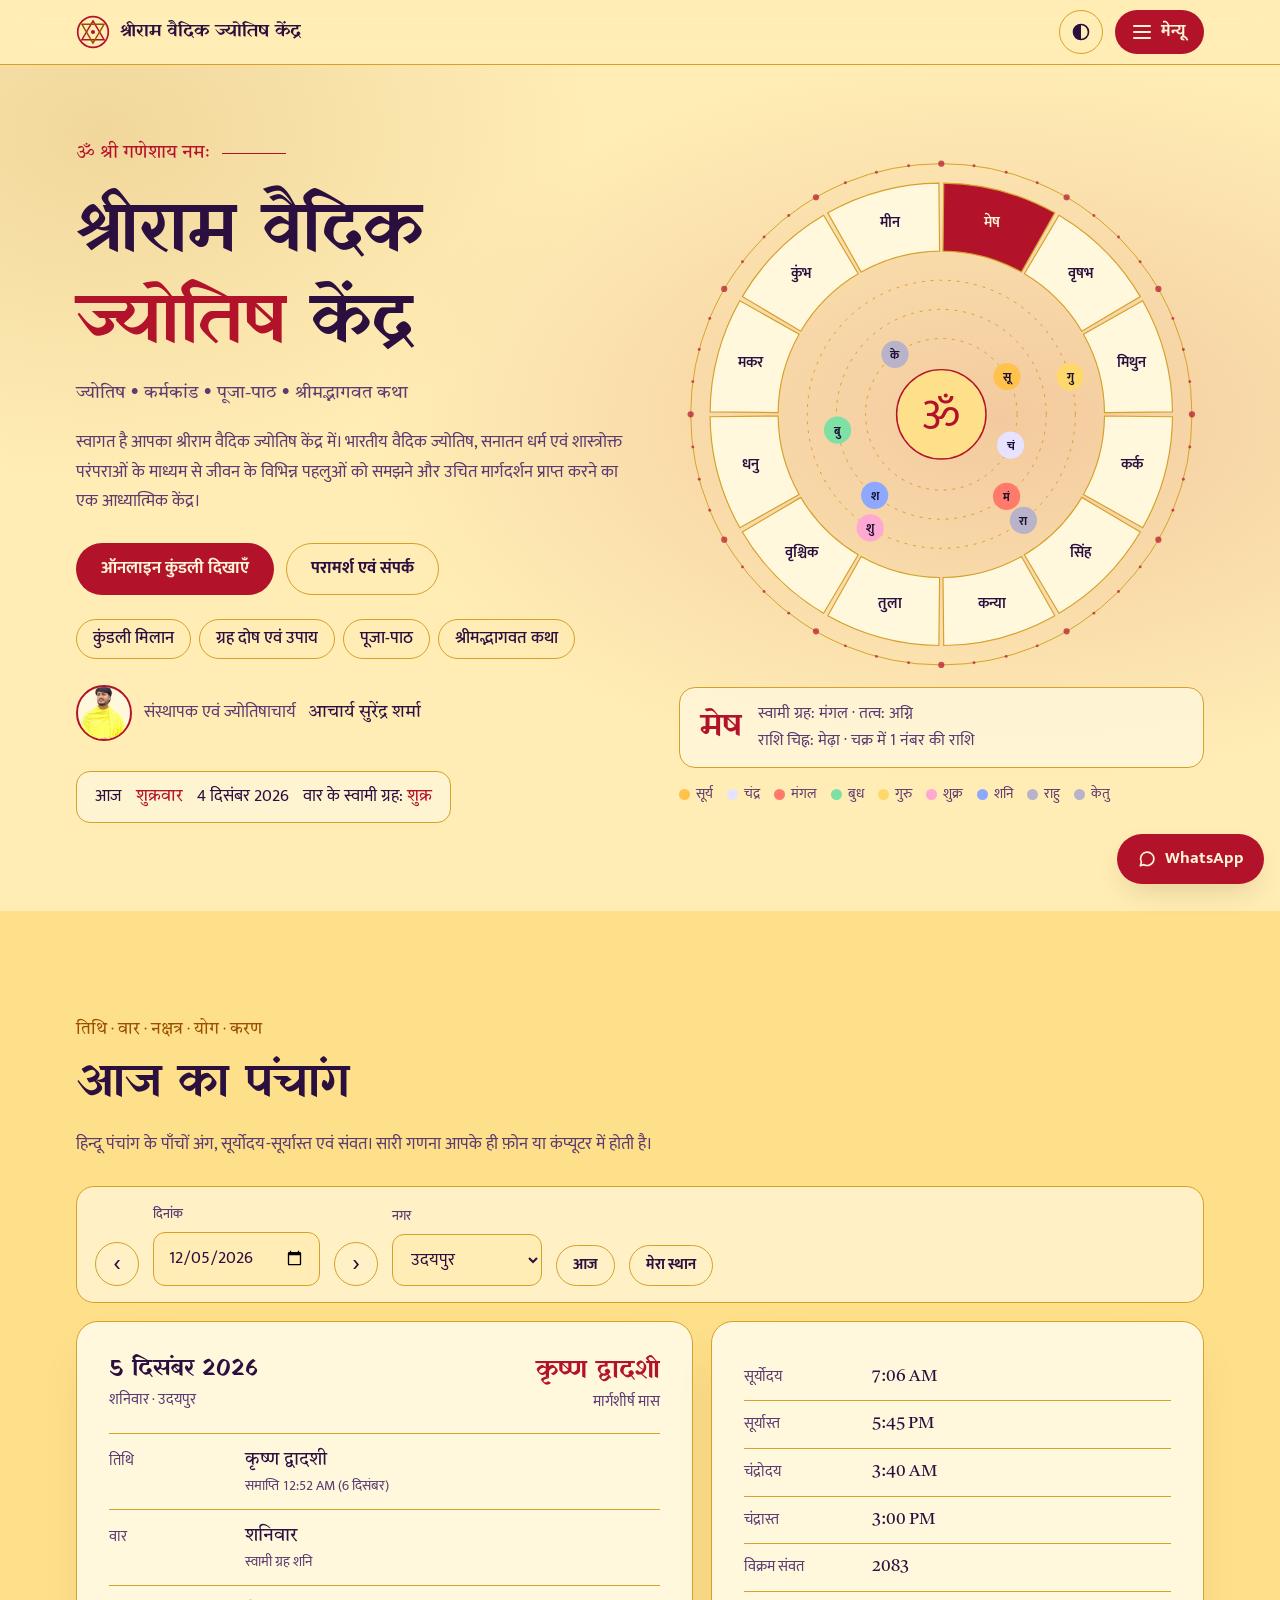
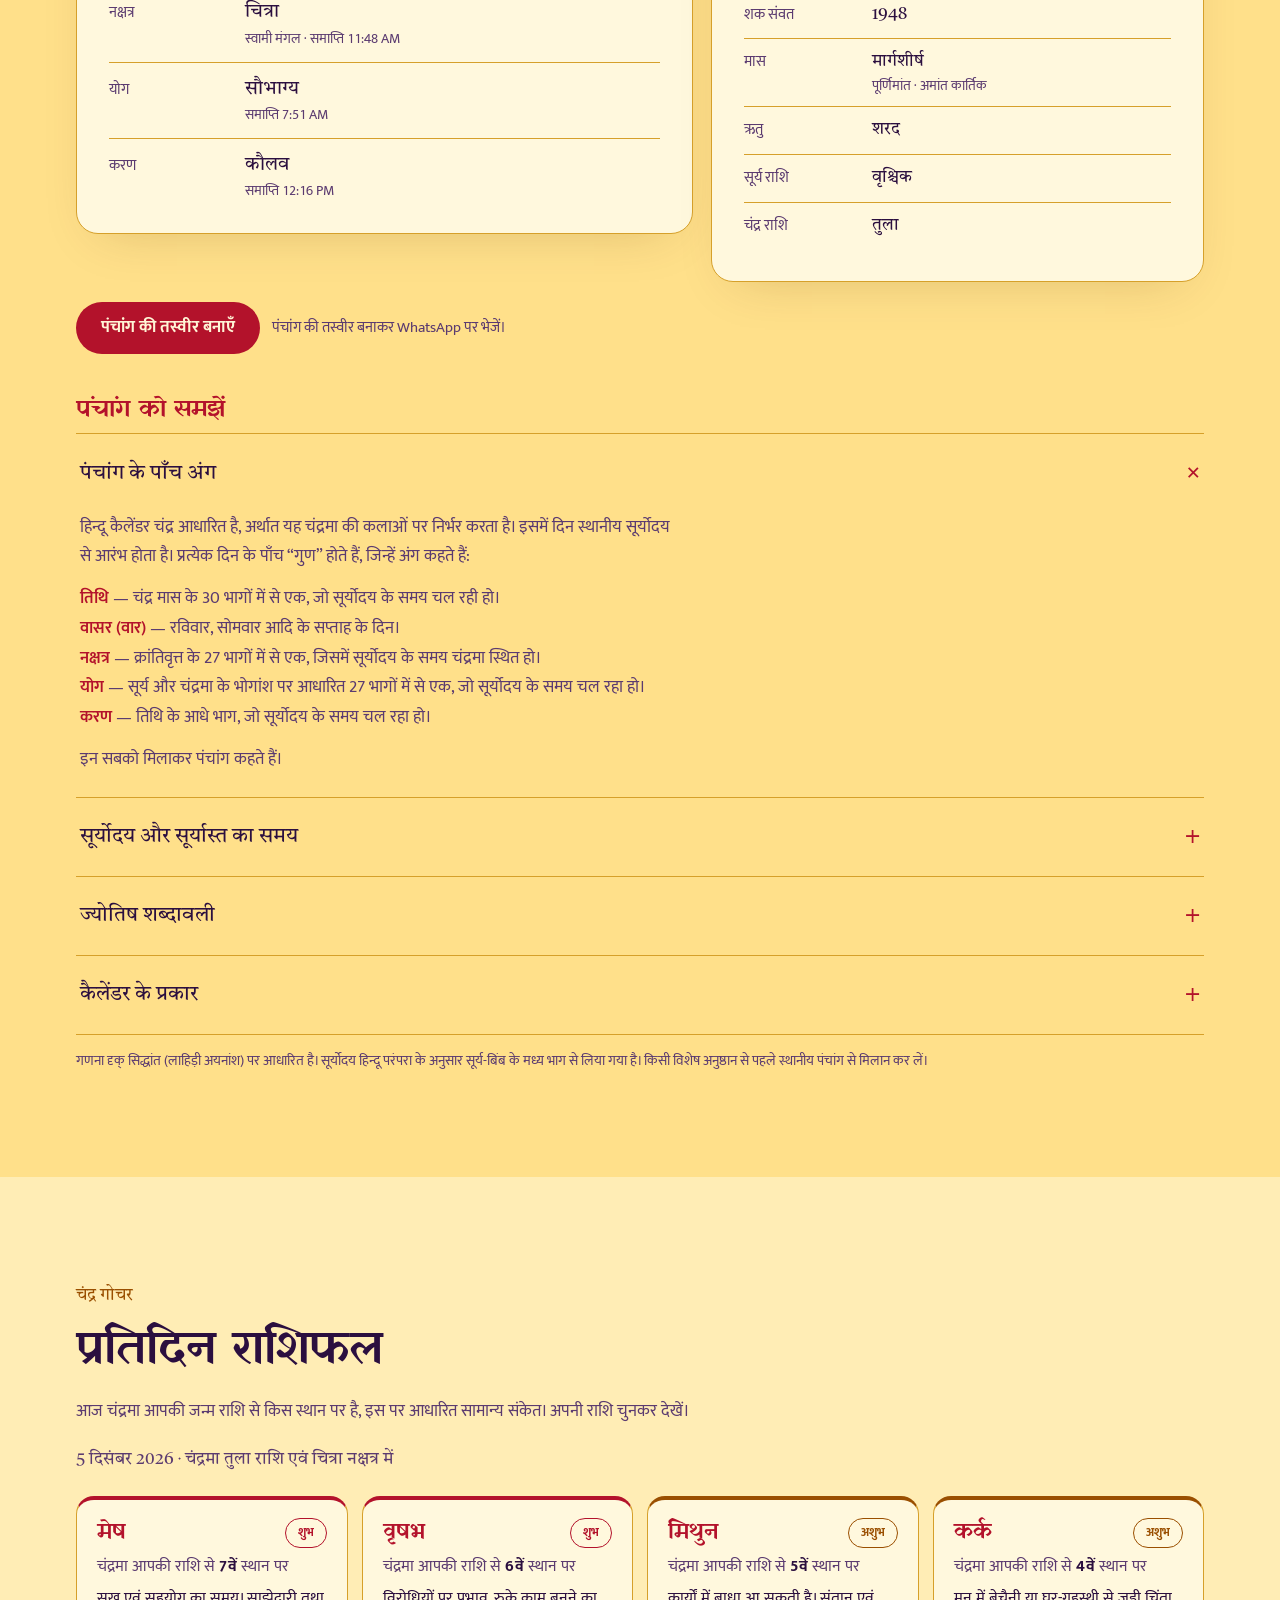
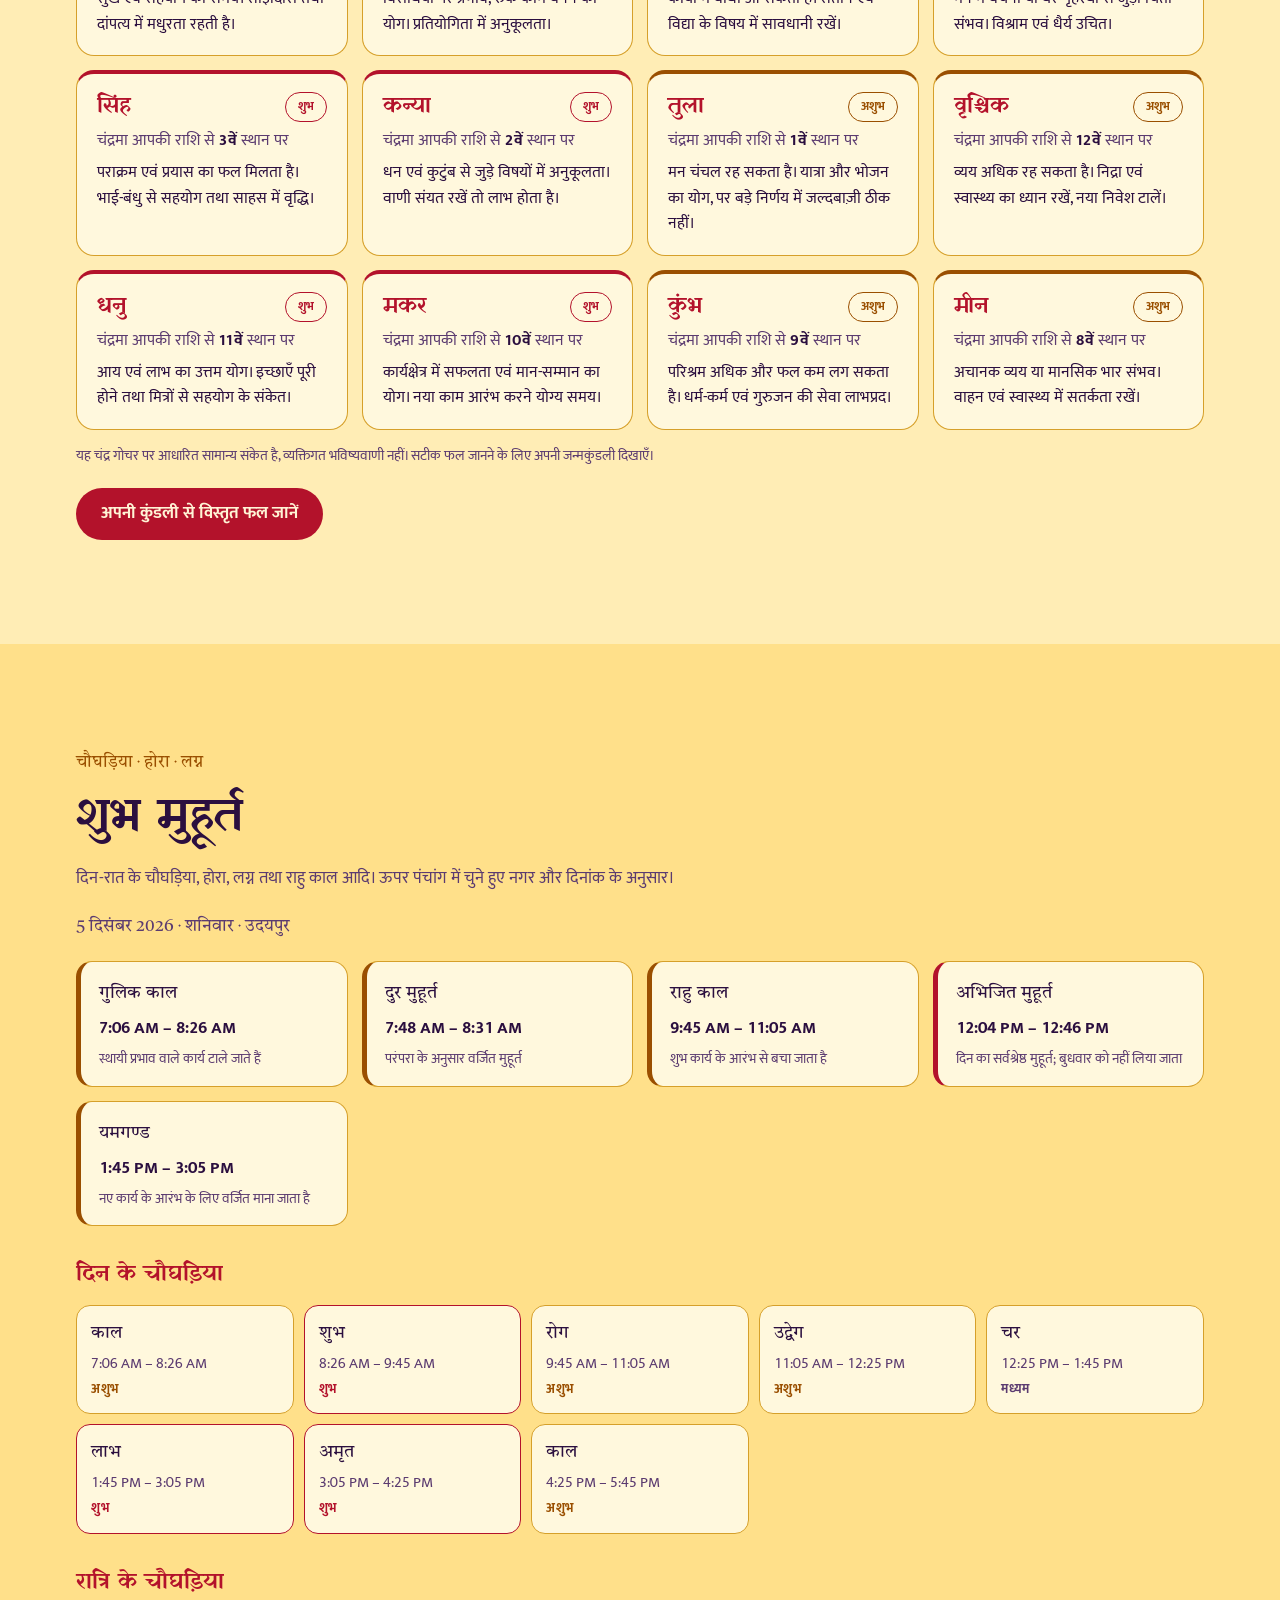
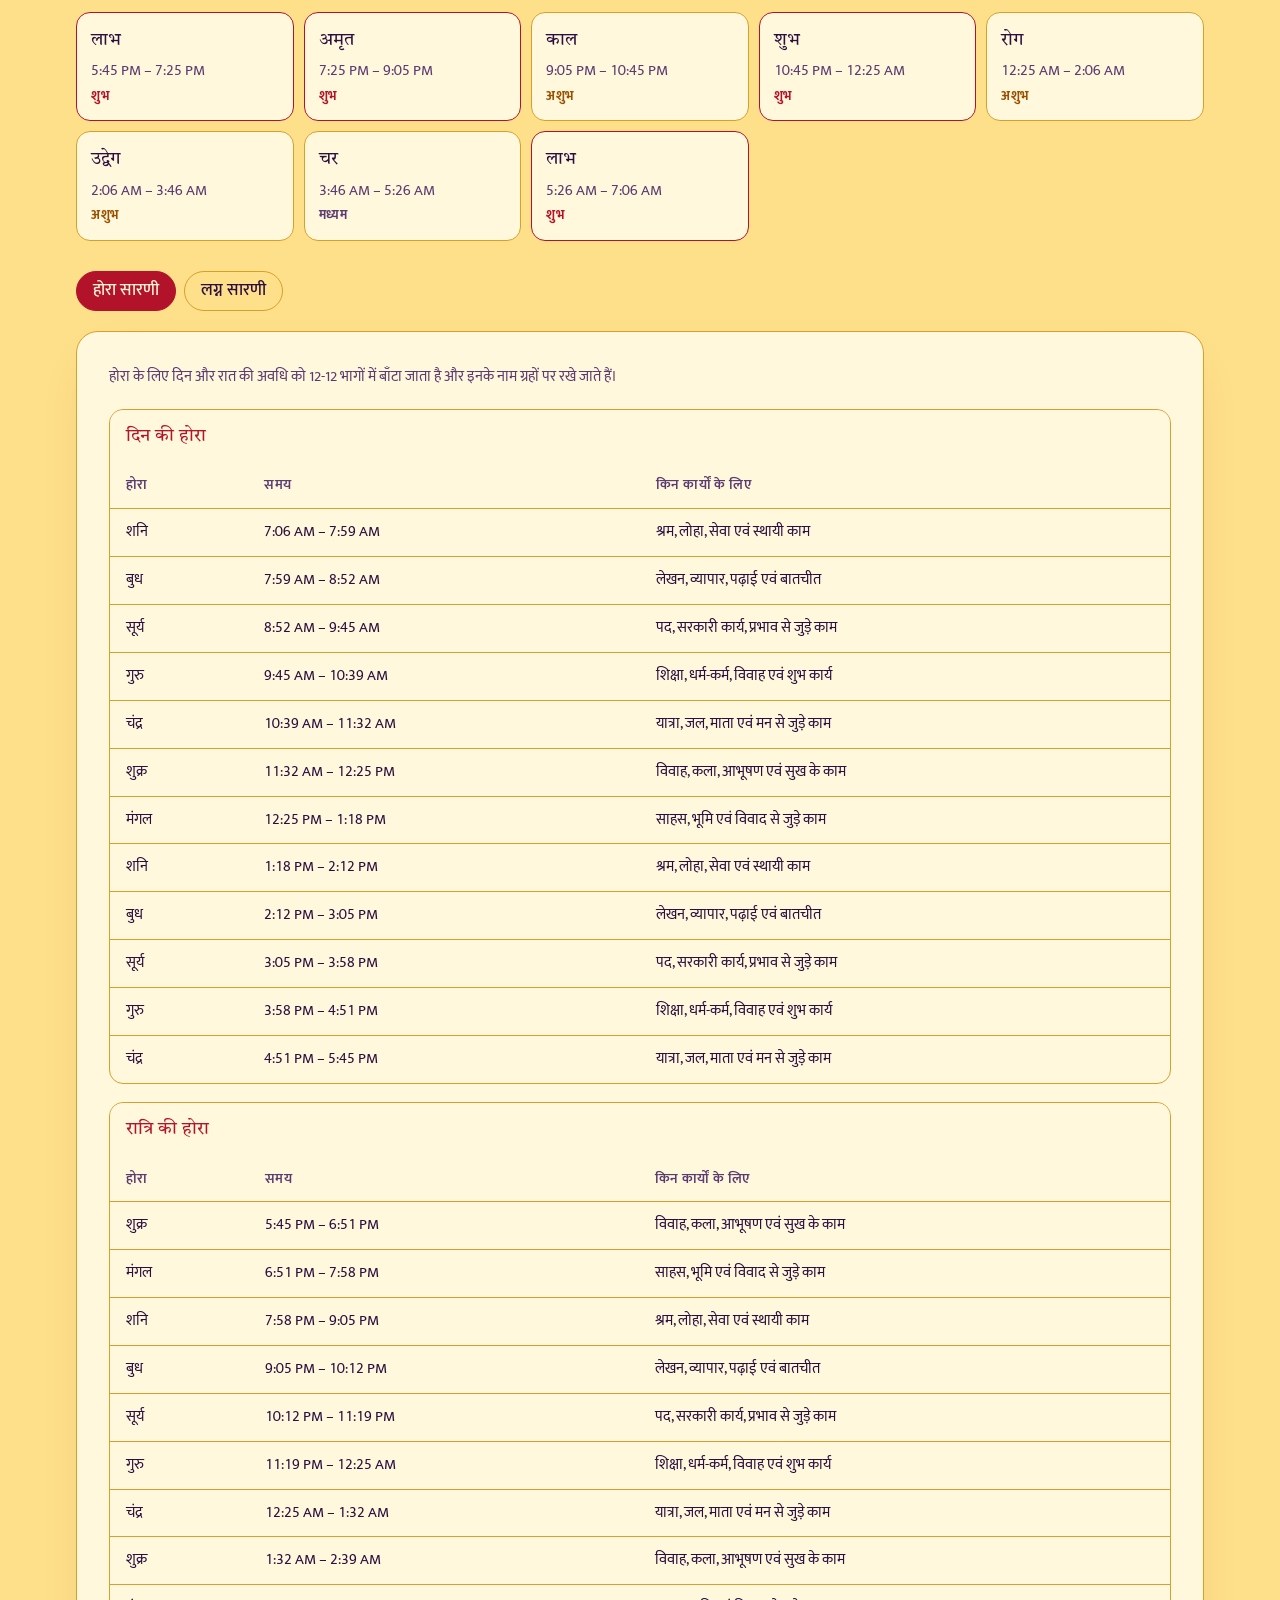
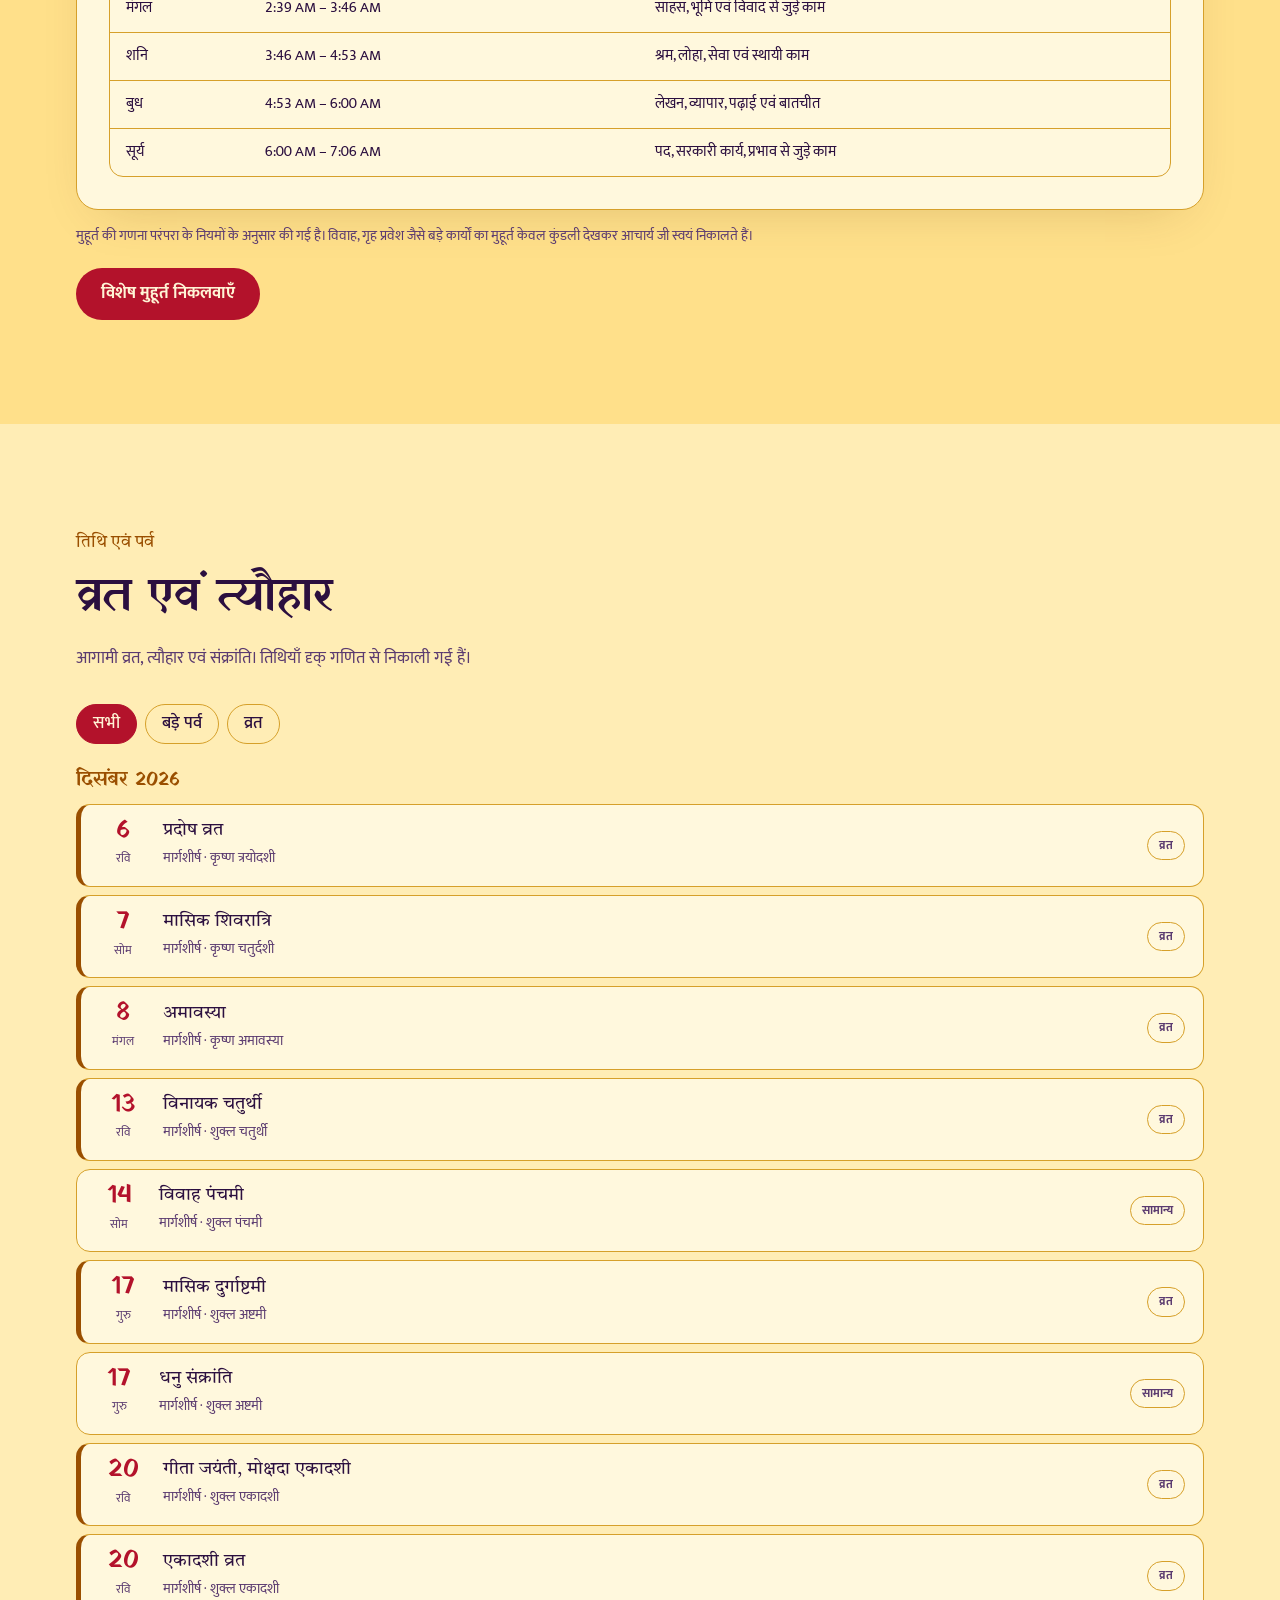
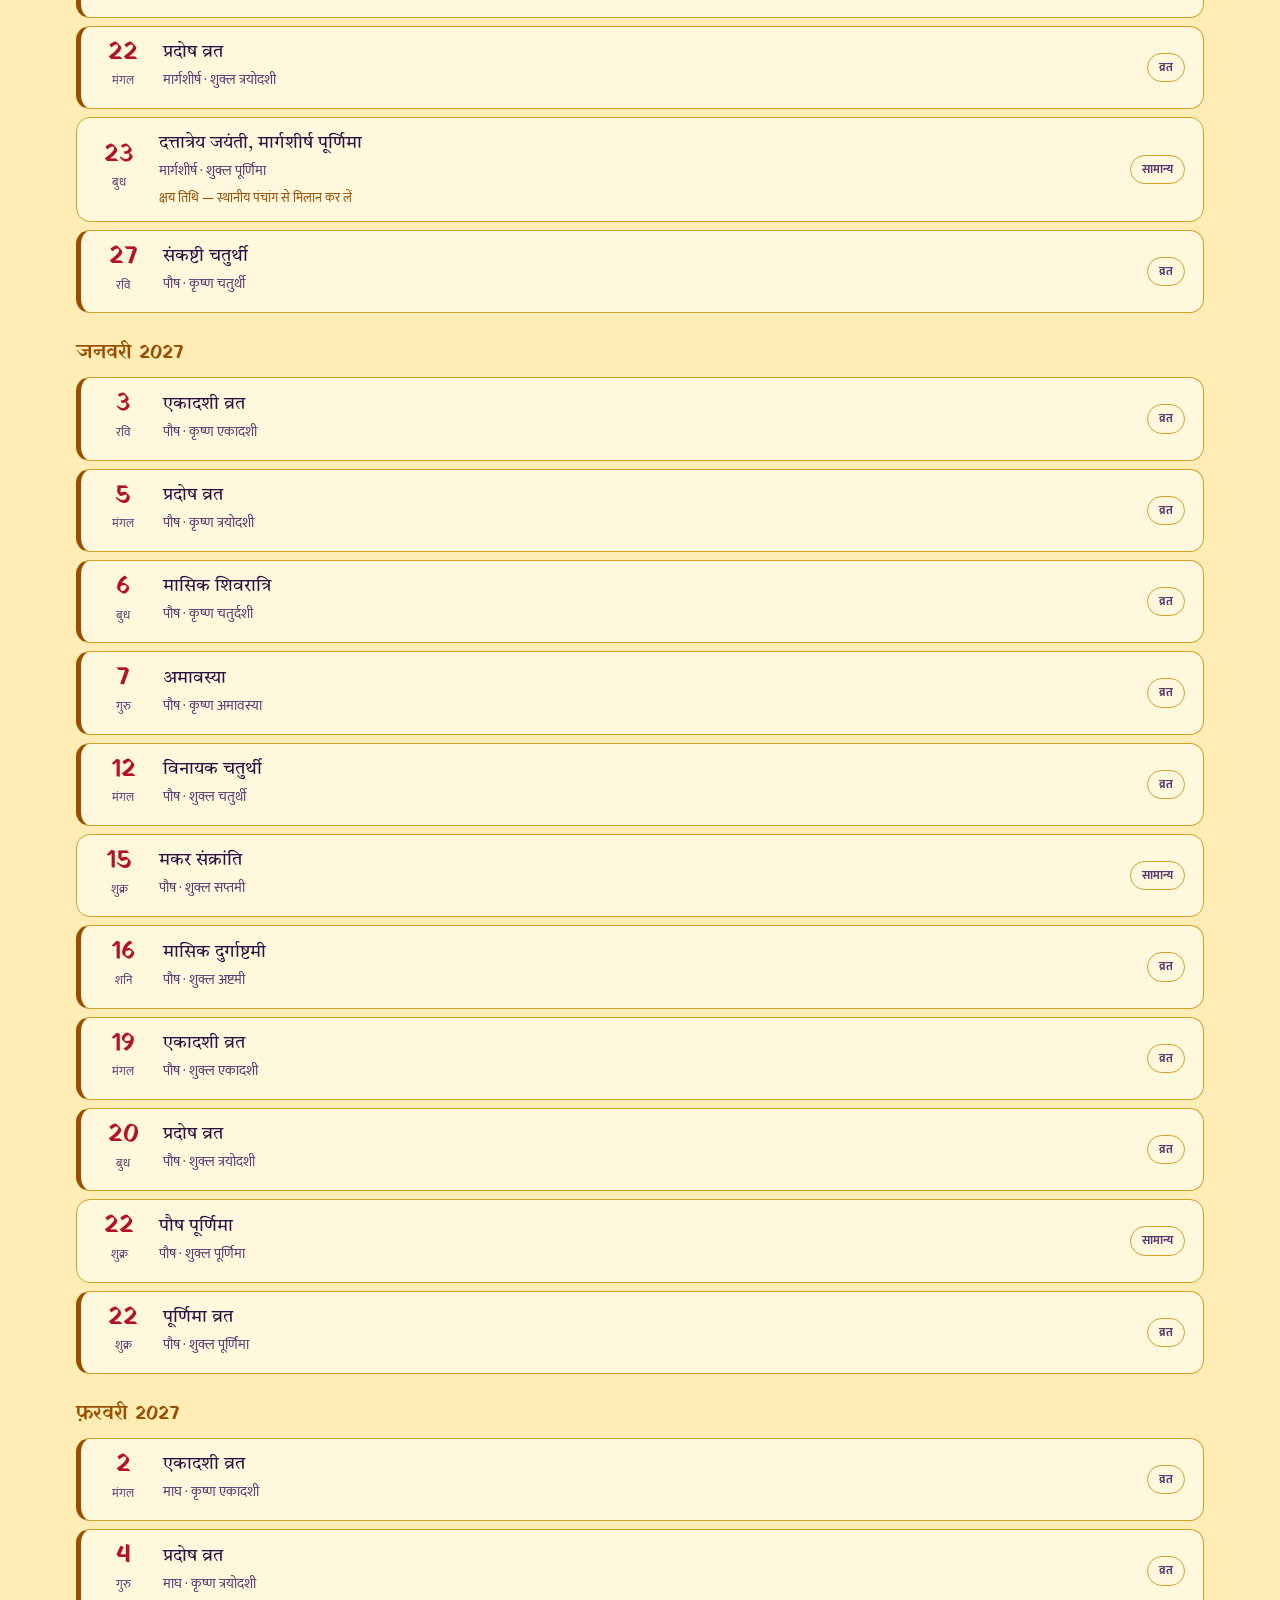
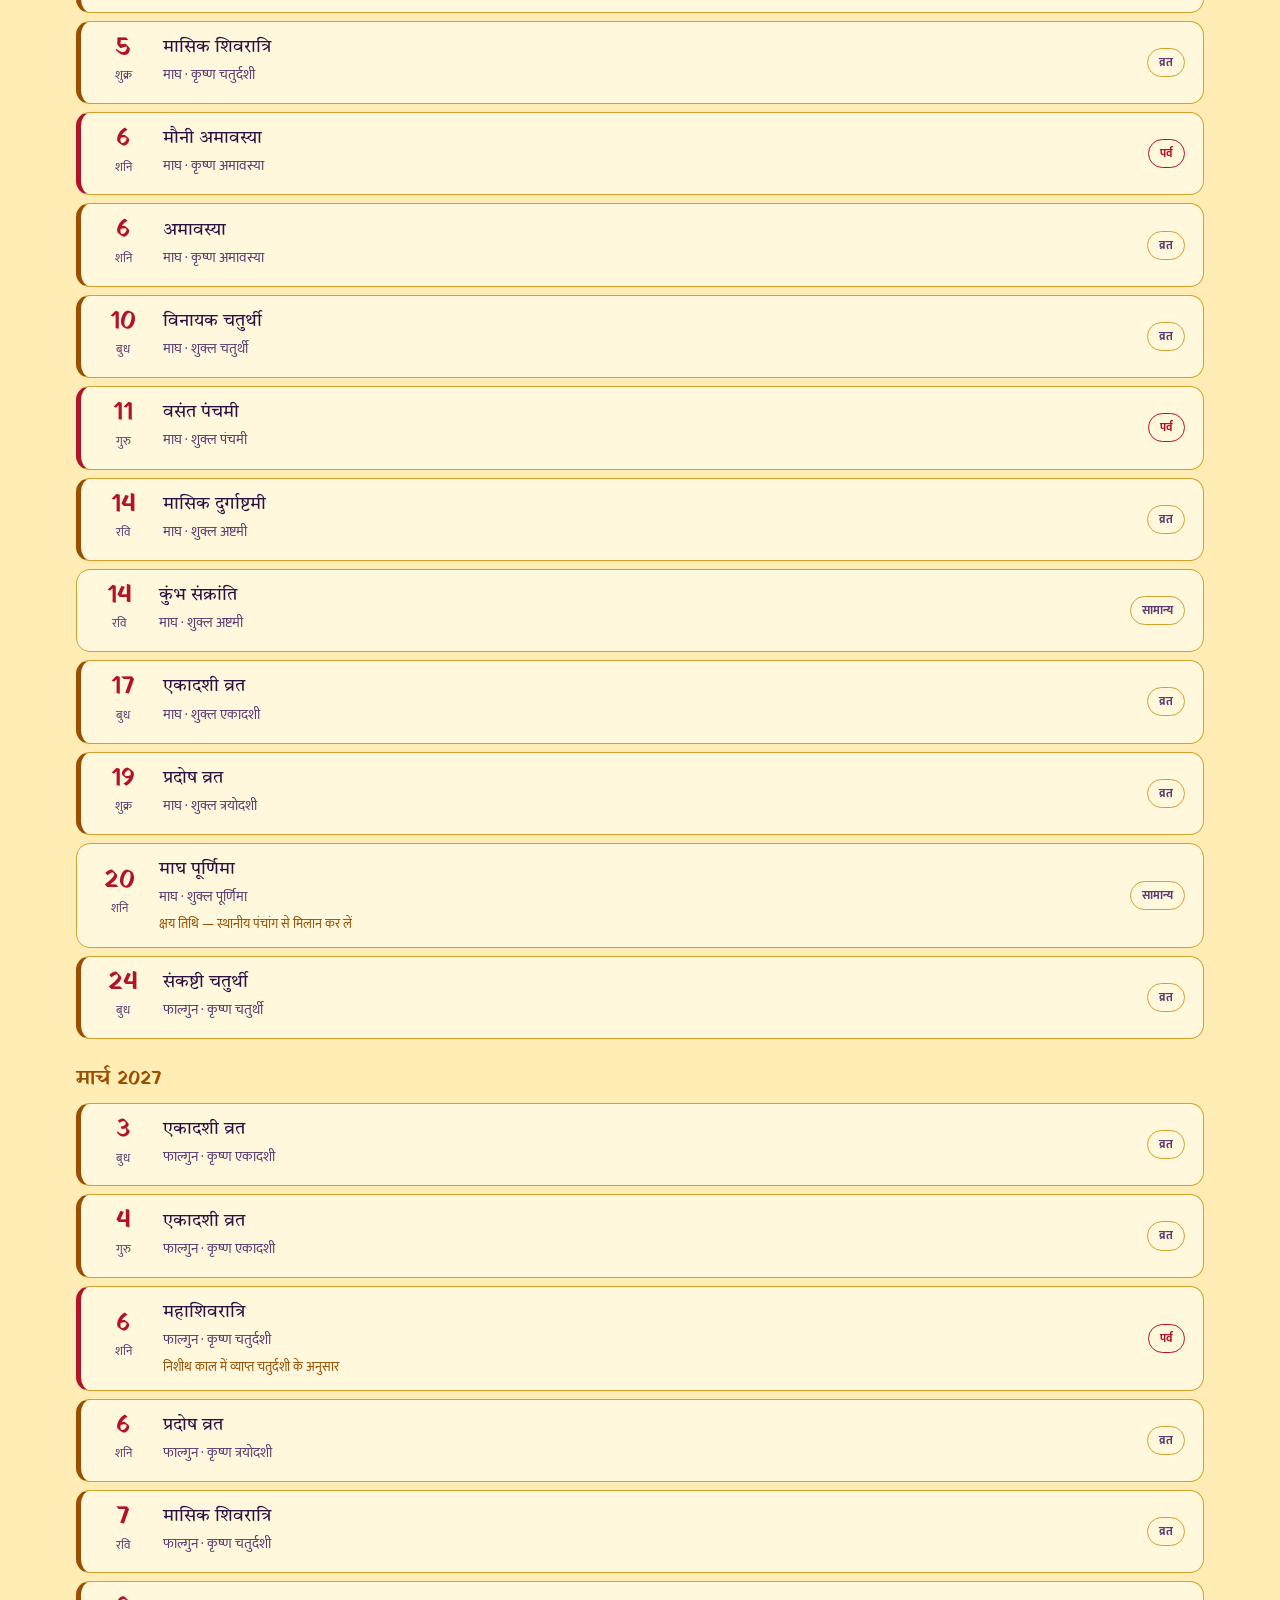
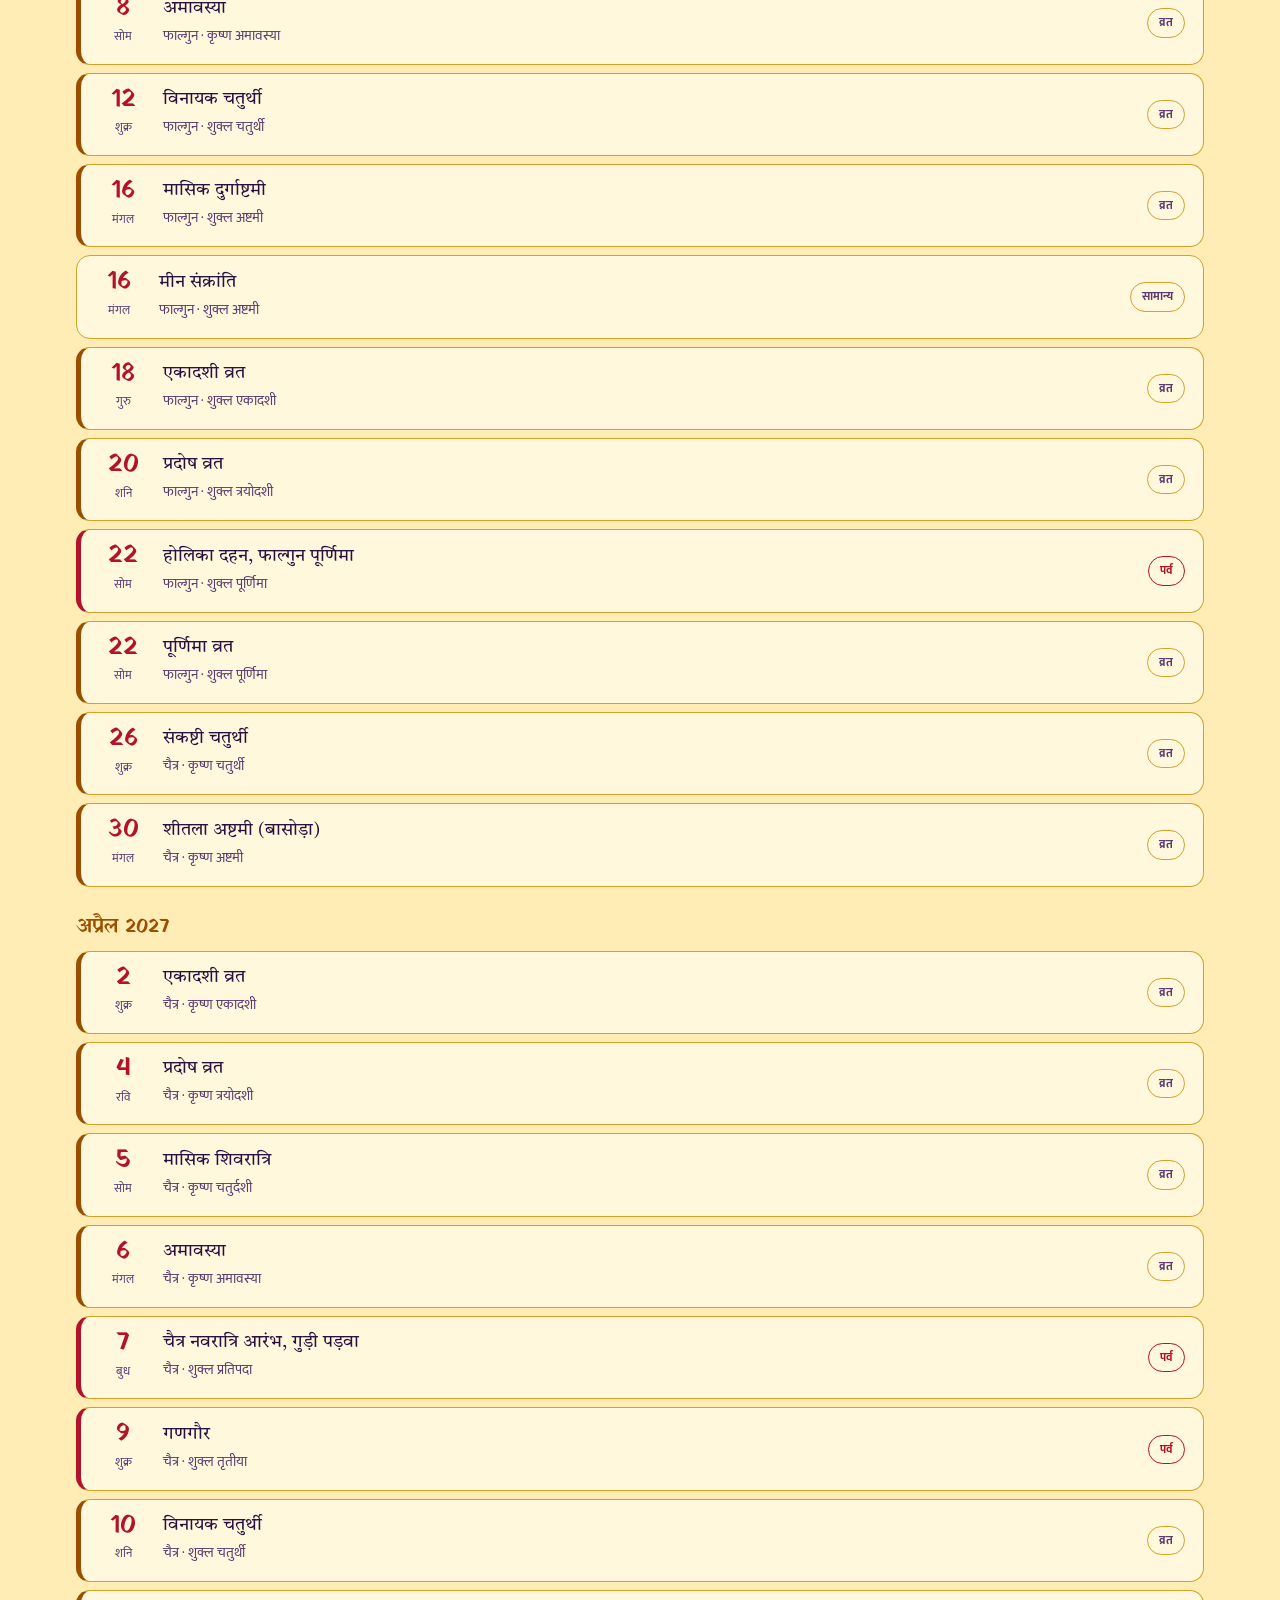
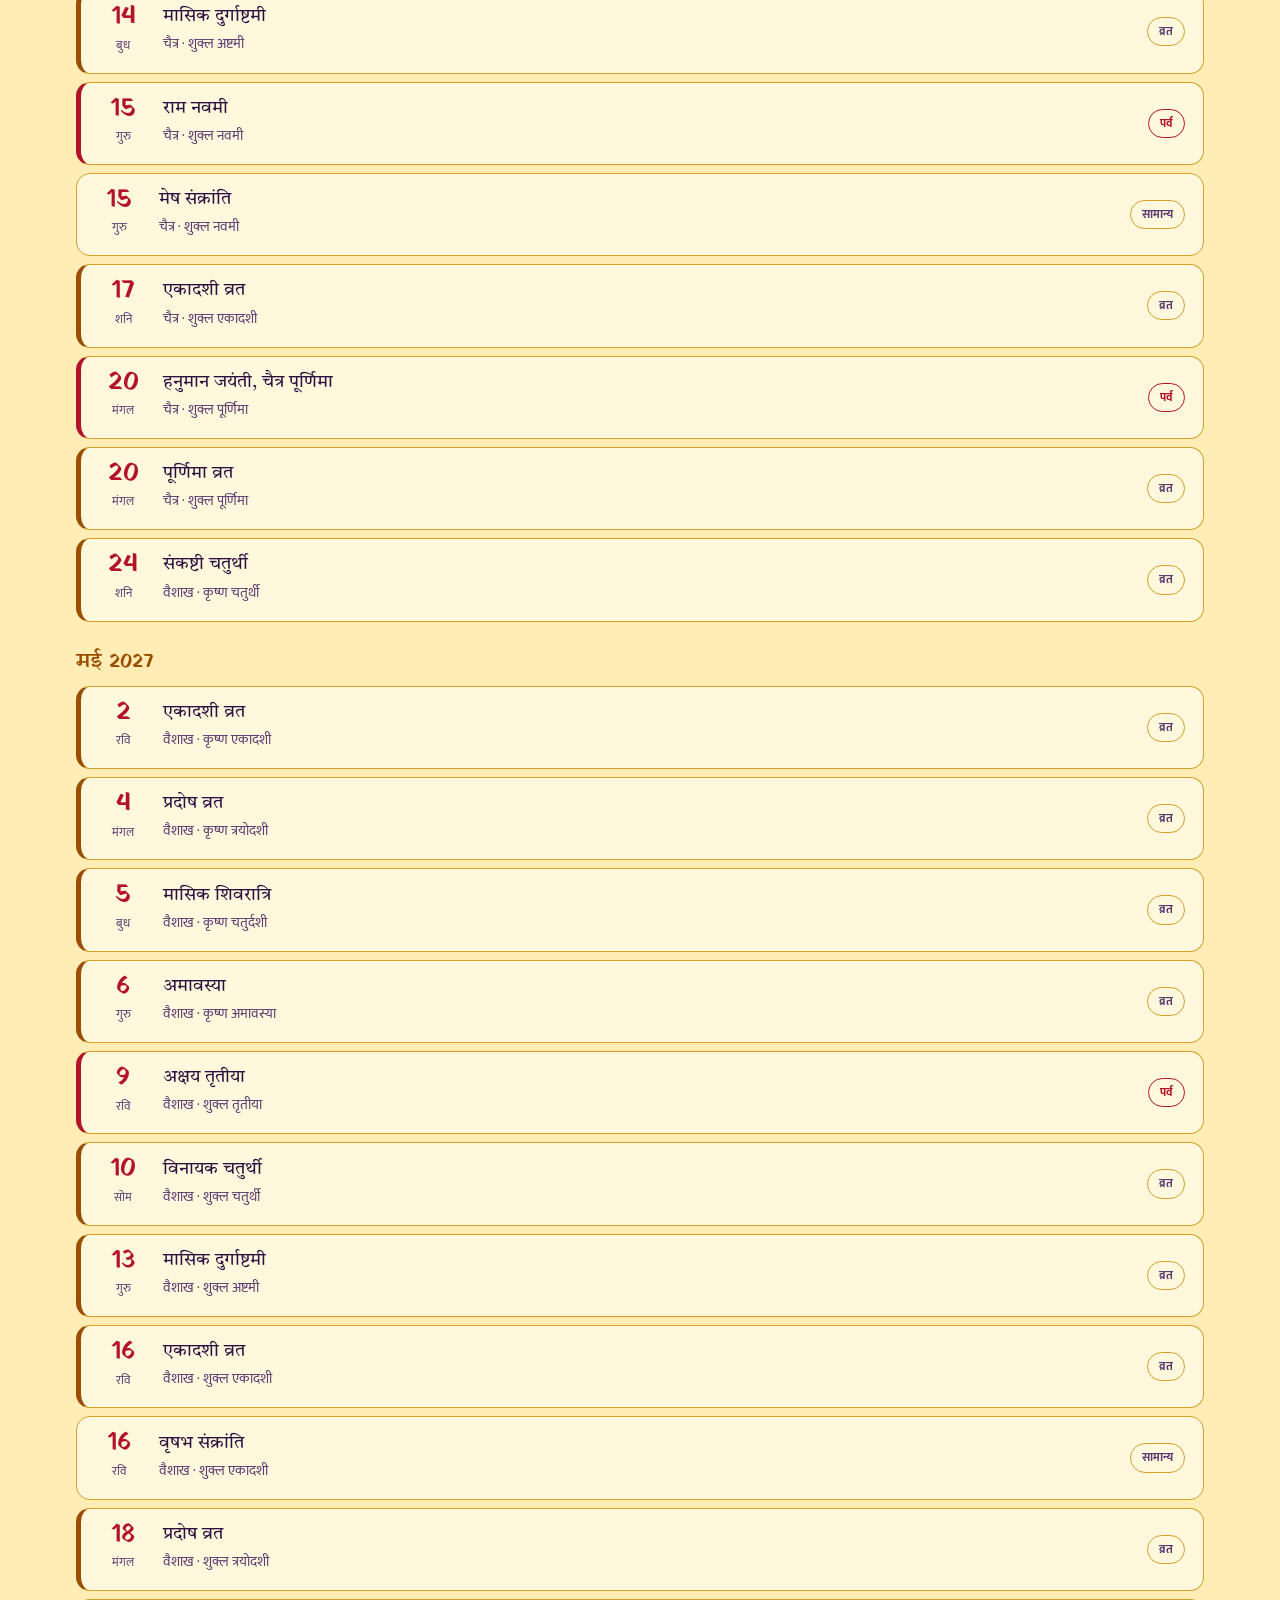
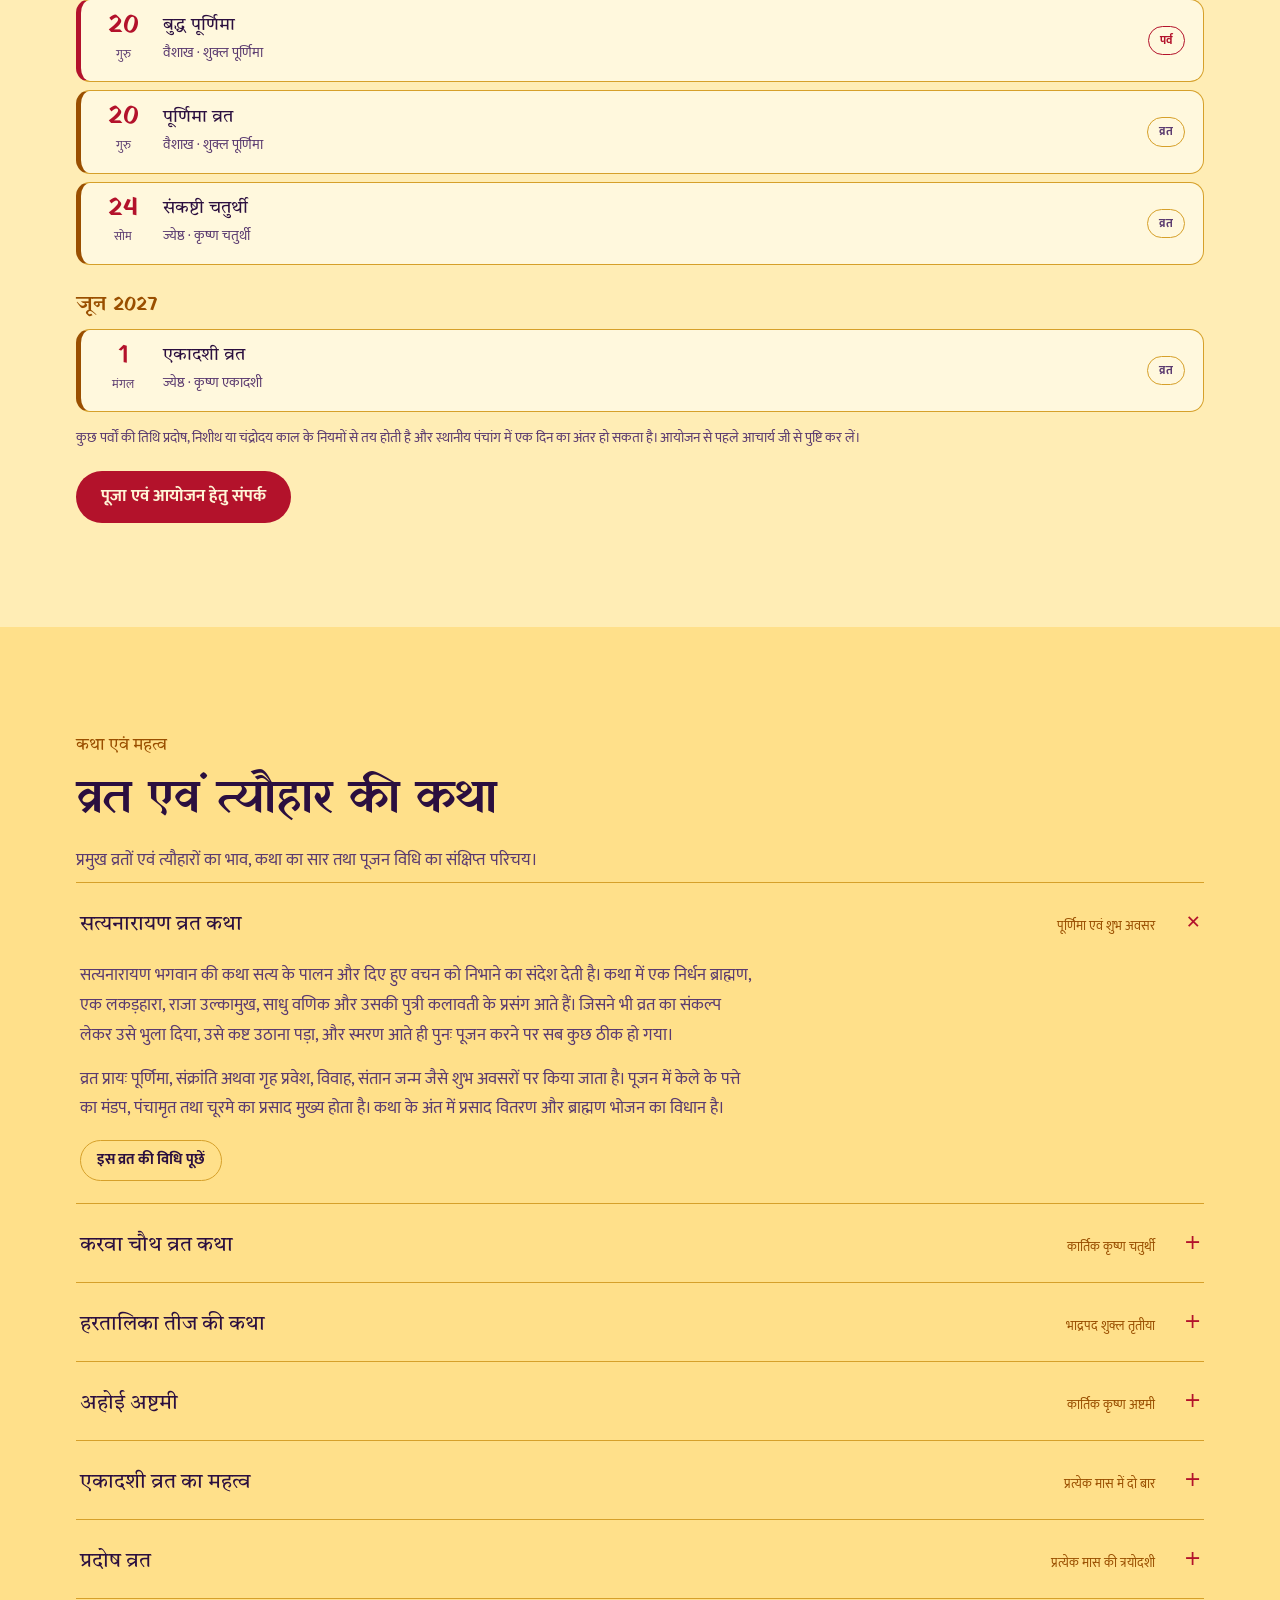
<file: index.html>
<!doctype html>
<html lang="hi">
<head>
<meta charset="utf-8">
<meta name="viewport" content="width=device-width,initial-scale=1,viewport-fit=cover">
<title>श्रीराम वैदिक ज्योतिष केंद्र</title>
<meta name="description" content="">
<meta name="theme-color" content="#150C33">
<link rel="preconnect" href="https://fonts.googleapis.com">
<link rel="preconnect" href="https://fonts.gstatic.com" crossorigin>
<link href="https://fonts.googleapis.com/css2?family=Mukta:wght@400;500;600;700&family=Tiro+Devanagari+Hindi:ital@0;1&family=Yatra+One&display=swap" rel="stylesheet">
<link rel="stylesheet" href="assets/style.css">
<style id="theme-override"></style>
</head>
<body>
<div id="app"><noscript><p class="noscript">यह वेबसाइट देखने के लिए कृपया JavaScript चालू करें।</p></noscript></div>
<script src="data/content.js"></script>
<script src="assets/panchang.js"></script>
<script src="assets/app.js"></script>
</body>
</html>
</file>
<file: assets/style.css>
/* श्रीराम वैदिक ज्योतिष केंद्र: साइट की शैली। रंग बदलने के लिए एडमिन पैनल में "रंग एवं थीम" खोलें। */
:root{
  color-scheme:dark;
  --bg:#150C33; --bg-2:#1D1244; --surface:#261758; --surface-2:#33227A; --line:#4D3A9A;
  --ink:#F6F0FF; --ink-2:#C9BCEB; --accent:#FFB92E; --accent-ink:#2A1600; --accent-2:#FF7A86;
  --star:#FFF1C9; --star-op:1; --shadow:rgba(5,2,20,.55);
  --f-display:'Yatra One','Tiro Devanagari Hindi',serif;
  --f-serif:'Tiro Devanagari Hindi','Yatra One',serif;
  --f-body:'Mukta','Noto Sans Devanagari',system-ui,sans-serif;
}
@media (prefers-color-scheme:light){
  :root:not([data-theme="dark"]){
    color-scheme:light;
    --bg:#FFEDB5; --bg-2:#FFE08A; --surface:#FFF8DD; --surface-2:#FFE9A8; --line:#D6A02A;
    --ink:#2B0F3F; --ink-2:#5B3B70; --accent:#B3122B; --accent-ink:#FFF4D6; --accent-2:#9A4F00;
    --star:#A8350F; --star-op:.35; --shadow:rgba(90,50,0,.22);
  }
}
:root[data-theme="light"]{
  color-scheme:light;
  --bg:#FFEDB5; --bg-2:#FFE08A; --surface:#FFF8DD; --surface-2:#FFE9A8; --line:#D6A02A;
  --ink:#2B0F3F; --ink-2:#5B3B70; --accent:#B3122B; --accent-ink:#FFF4D6; --accent-2:#9A4F00;
  --star:#A8350F; --star-op:.35; --shadow:rgba(90,50,0,.22);
}
*{box-sizing:border-box}
html{scroll-behavior:smooth}
body{background:var(--bg);color:var(--ink);font-family:var(--f-body);font-size:17px;line-height:1.75;margin:0;-webkit-text-size-adjust:100%}
body::before{content:"";position:fixed;inset:0 0 auto;height:env(safe-area-inset-top,0px);z-index:60;background:var(--bg)}
img{max-width:100%}
[hidden]{display:none!important}
h1,h2,h3,h4{margin:0;font-weight:400;text-wrap:balance}
h1,h2{font-family:var(--f-display);line-height:1.3}
h1{font-size:clamp(2.3rem,6vw,4.4rem)}
h2{font-size:clamp(1.8rem,4.2vw,2.9rem)}
h3{font-family:var(--f-serif);font-size:1.35rem;line-height:1.4}
p{margin:0}
a{color:inherit}
button,input,select,textarea{font:inherit;color:inherit}
:focus-visible{outline:3px solid var(--accent-2);outline-offset:3px;border-radius:6px}
.wrap{max-width:1160px;margin:0 auto;padding-left:max(16px,env(safe-area-inset-left,0px));padding-right:max(16px,env(safe-area-inset-right,0px))}
.noscript{padding:40px 16px;text-align:center}

/* घोषणा पट्टी */
.announce{background:var(--accent);color:var(--accent-ink);text-align:center;padding:8px 16px;font-weight:600;font-size:.96rem;line-height:1.5}
.announce a{color:inherit}

/* header */
.top{position:sticky;top:env(safe-area-inset-top,0px);z-index:50;background:color-mix(in srgb,var(--bg) 84%,transparent);-webkit-backdrop-filter:blur(14px);backdrop-filter:blur(14px);border-bottom:1px solid var(--line)}
.top .wrap{display:flex;align-items:center;gap:12px;min-height:64px}
.brand{display:flex;align-items:center;gap:10px;text-decoration:none;min-width:0;flex:1}
.brand svg{width:34px;height:34px;flex:none}
.brand b{font-family:var(--f-display);font-weight:400;font-size:1.12rem;line-height:1.3;white-space:nowrap;overflow:hidden;text-overflow:ellipsis}
.cur{font-family:var(--f-serif);color:var(--ink-2);font-size:.95rem;white-space:nowrap}
.icon-btn{width:44px;height:44px;border-radius:50%;border:1px solid var(--line);background:transparent;display:grid;place-items:center;cursor:pointer}
.icon-btn svg{width:20px;height:20px}
.icon-btn:hover{background:var(--surface)}
.menu-btn{display:inline-flex;align-items:center;gap:10px;height:44px;padding:0 18px;border-radius:999px;border:0;background:var(--accent);color:var(--accent-ink);font-weight:700;cursor:pointer}
.menu-btn i{display:block;width:18px;height:2px;background:currentColor;position:relative;border-radius:2px}
.menu-btn i::before,.menu-btn i::after{content:"";position:absolute;left:0;width:18px;height:2px;background:currentColor;border-radius:2px}
.menu-btn i::before{top:-6px}.menu-btn i::after{top:6px}
.progress{position:absolute;left:0;bottom:-1px;height:3px;width:100%;background:linear-gradient(90deg,var(--accent),var(--accent-2));transform:scaleX(0);transform-origin:left}
@media (max-width:760px){.cur{display:none}.brand b{font-size:1rem}}

/* full-screen menu */
.menu{position:fixed;inset:0;z-index:80;background:var(--bg);overflow-y:auto;padding:calc(env(safe-area-inset-top,0px) + 14px) 0 calc(env(safe-area-inset-bottom,0px) + 28px);visibility:hidden;opacity:0;transform:translateY(-14px);transition:opacity .28s ease,transform .28s ease,visibility 0s linear .28s}
.menu.open{visibility:visible;opacity:1;transform:none;transition:opacity .28s ease,transform .28s ease}
.menu-head{display:flex;align-items:center;justify-content:space-between;min-height:52px;gap:12px}
.menu-head span{font-family:var(--f-serif);color:var(--ink-2)}
.menu-list{list-style:none;margin:18px 0 0;padding:0;display:grid;grid-template-columns:1fr 1fr;column-gap:48px}
.menu-list a{display:grid;grid-template-columns:1fr auto;align-items:center;gap:2px 16px;padding:16px 4px;border-bottom:1px solid var(--line);text-decoration:none;transition:padding .2s ease,color .2s ease}
.menu-list a b{font-family:var(--f-display);font-weight:400;font-size:1.3rem;line-height:1.35}
.menu-list a small{grid-column:1;color:var(--ink-2);font-size:.95rem;line-height:1.4}
.menu-list a::after{content:"→";grid-column:2;grid-row:1/3;font-size:1.4rem;color:var(--accent)}
.menu-list a:hover,.menu-list a[aria-current="true"]{padding-left:14px;color:var(--accent)}
.menu-foot{margin-top:28px;color:var(--ink-2);font-family:var(--f-serif)}
@media (max-width:760px){.menu-list{grid-template-columns:1fr}}

/* buttons, chips */
.btn{display:inline-flex;align-items:center;justify-content:center;gap:8px;min-height:48px;padding:10px 24px;border-radius:999px;border:1.5px solid transparent;font-weight:700;text-decoration:none;cursor:pointer;transition:transform .15s ease,background .2s ease}
.btn:hover{transform:translateY(-2px)}
.btn-primary{background:var(--accent);color:var(--accent-ink)}
.btn-ghost{background:transparent;border-color:var(--line);color:var(--ink)}
.btn-ghost:hover{background:var(--surface)}
.btn-small{min-height:40px;padding:6px 16px;font-size:.95rem}
.actions{display:flex;flex-wrap:wrap;gap:12px}
.chip{display:inline-flex;align-items:center;min-height:40px;padding:4px 16px;border-radius:999px;border:1px solid var(--line);background:transparent;cursor:pointer;font-weight:500;text-decoration:none}
.chip[aria-pressed="true"],.chip[aria-selected="true"]{background:var(--accent);color:var(--accent-ink);border-color:var(--accent)}
.chip:hover{border-color:var(--accent)}

/* sections */
section{scroll-margin-top:72px}
.band{padding-block:clamp(56px,9vw,104px)}
.alt{background:var(--bg-2)}
.eyebrow{font-family:var(--f-serif);color:var(--accent-2);font-size:1.05rem;margin-bottom:10px}
.lead{color:var(--ink-2);max-width:62ch;margin-top:16px}
.split{display:grid;grid-template-columns:minmax(0,1fr) minmax(0,1.05fr);gap:clamp(28px,5vw,64px);align-items:start}
@media (max-width:900px){.split{grid-template-columns:minmax(0,1fr)}}
.ticks{list-style:none;margin:22px 0 0;padding:0;display:grid;gap:8px}
.ticks li{position:relative;padding-left:28px}
.ticks li::before{content:"";position:absolute;left:4px;top:.72em;width:9px;height:9px;background:var(--accent);transform:rotate(45deg)}
.panel{background:var(--surface);border:1px solid var(--line);border-radius:22px;padding:clamp(20px,3vw,32px);box-shadow:0 18px 50px -24px var(--shadow)}
.panel h3{margin-bottom:6px}
.hint{color:var(--ink-2);font-size:.96rem}

/* hero */
.hero{position:relative;overflow:hidden;padding-block:clamp(36px,6vw,72px) clamp(44px,7vw,88px);background:radial-gradient(900px 520px at 78% 42%,color-mix(in srgb,var(--accent) 16%,transparent),transparent 70%),radial-gradient(700px 500px at 8% 8%,color-mix(in srgb,var(--accent-2) 14%,transparent),transparent 70%),var(--bg)}
#stars{position:absolute;inset:0;width:100%;height:100%;pointer-events:none}
.hero .wrap{position:relative;z-index:1}
.hero-grid{display:grid;grid-template-columns:minmax(0,1fr) minmax(0,.95fr);gap:clamp(24px,4vw,56px);align-items:center}
.hero.no-wheel .hero-grid{grid-template-columns:minmax(0,1fr);max-width:760px}
@media (max-width:900px){.hero-grid{grid-template-columns:minmax(0,1fr)}}
.om{font-family:var(--f-serif);color:var(--accent);font-size:1.2rem;display:flex;align-items:center;gap:12px}
.om::after{content:"";height:1px;width:64px;background:var(--accent)}
.hero h1{margin:14px 0 10px;color:var(--ink)}
.hero h1 em{font-style:normal;color:var(--accent)}
.tagline{font-family:var(--f-serif);color:var(--ink-2);font-size:1.15rem}
.hero .lead{margin-block:18px 26px}
.founder{margin-top:26px;display:flex;flex-wrap:wrap;align-items:center;gap:8px 12px;color:var(--ink-2)}
.founder b{color:var(--ink);font-family:var(--f-serif);font-weight:400;font-size:1.15rem}
.founder img{width:56px;height:56px;border-radius:50%;object-fit:cover;object-position:50% 12%;background:var(--surface);border:2px solid var(--accent);flex:none}
.quick{margin-top:24px;display:flex;flex-wrap:wrap;gap:8px}
.today{margin-top:30px;display:inline-flex;flex-wrap:wrap;align-items:center;gap:6px 14px;padding:10px 18px;border-radius:14px;border:1px solid var(--line);background:color-mix(in srgb,var(--surface) 70%,transparent)}
.today b{font-family:var(--f-serif);font-weight:400;color:var(--accent)}
.wheel-wrap{width:100%;max-width:540px;margin:0 auto}
#wheel{display:block;width:100%;height:auto}
#wheel text{font-family:var(--f-body)}
.seg path{fill:var(--surface);stroke:var(--line);stroke-width:1.2;cursor:pointer;transition:fill .2s ease}
.seg text{fill:var(--ink);font-size:15px;font-weight:600;text-anchor:middle;dominant-baseline:middle;pointer-events:none}
.seg:hover path{fill:var(--surface-2)}
.seg.on path{fill:var(--accent)}
.seg.on text{fill:var(--accent-ink)}
.seg:focus-visible path{stroke:var(--accent-2);stroke-width:3}
.orbit{fill:none;stroke:var(--line);stroke-width:1;stroke-dasharray:3 6}
.ring-dots circle{fill:var(--accent);opacity:.7}
.spin{transform-origin:270px 270px;animation:spin 140s linear infinite}
@keyframes spin{to{transform:rotate(360deg)}}
.core{fill:var(--bg-2);stroke:var(--accent);stroke-width:1.5}
.core-t{fill:var(--accent);font-family:var(--f-serif);font-size:46px;text-anchor:middle;dominant-baseline:central}
.pl text{font-size:12px;font-weight:700;fill:#1b1033;text-anchor:middle;dominant-baseline:central}
.rashi-card{margin-top:10px;display:grid;grid-template-columns:auto 1fr;gap:4px 16px;align-items:center;padding:14px 20px;border-radius:16px;border:1px solid var(--line);background:color-mix(in srgb,var(--surface) 80%,transparent)}
.rashi-card b{grid-row:1/3;font-family:var(--f-display);font-weight:400;font-size:2rem;color:var(--accent);line-height:1.2}
.rashi-card span{color:var(--ink-2);font-size:.98rem;line-height:1.5}
.legend{margin:14px 0 0;padding:0;list-style:none;display:flex;flex-wrap:wrap;gap:6px 14px;color:var(--ink-2);font-size:.9rem}
.legend li{display:flex;align-items:center;gap:6px}
.legend i{width:11px;height:11px;border-radius:50%;display:block}

/* about */
.about-grid{display:grid;grid-template-columns:minmax(0,.8fr) minmax(0,1.2fr);gap:clamp(28px,5vw,72px);align-items:center}
@media (max-width:900px){.about-grid{grid-template-columns:minmax(0,1fr)}}
.portrait{position:relative;width:100%;max-width:400px;margin:0 auto;padding-top:12%}
.portrait.no-photo{padding-top:0}
.medal{width:100%;display:block}
.medal text{font-family:var(--f-display);fill:var(--accent);text-anchor:middle;dominant-baseline:central}
.portrait img{position:absolute;left:50%;bottom:0;width:78%;height:auto;transform:translateX(-50%);filter:drop-shadow(0 14px 22px var(--shadow));-webkit-mask-image:linear-gradient(to bottom,#000 82%,transparent);mask-image:linear-gradient(to bottom,#000 82%,transparent)}
.about-copy p+p{margin-top:16px}
.aims{display:grid;grid-template-columns:repeat(auto-fit,minmax(240px,1fr));gap:16px;margin-top:30px}
.aims div{padding:18px 20px;border-left:3px solid var(--accent);background:color-mix(in srgb,var(--surface) 70%,transparent);border-radius:0 14px 14px 0}
.aims h3{font-size:1.1rem;margin-bottom:4px;color:var(--accent)}

/* forms */
.form-grid{display:grid;grid-template-columns:repeat(auto-fit,minmax(220px,1fr));gap:16px;margin-top:18px}
.field{display:grid;gap:6px;min-width:0}
.field.full{grid-column:1/-1}
.field label{font-weight:600;font-size:.95rem}
.field input,.field select,.field textarea{width:100%;min-height:48px;padding:10px 14px;border-radius:12px;border:1.5px solid var(--line);background:var(--bg);color:var(--ink)}
.field textarea{min-height:104px;resize:vertical;line-height:1.6}
.field input:focus,.field select:focus,.field textarea:focus{outline:none;border-color:var(--accent);box-shadow:0 0 0 3px color-mix(in srgb,var(--accent) 30%,transparent)}
.err{color:var(--accent-2);font-weight:600;min-height:1.4em;margin-top:10px}
.form-actions{margin-top:8px;display:flex;flex-wrap:wrap;gap:12px;align-items:center}
.outbox{margin-top:18px;padding:18px;border-radius:16px;border:1.5px dashed var(--accent);background:var(--bg)}
.outbox p{font-size:.95rem;color:var(--ink-2);margin-bottom:10px}
.outbox textarea{width:100%;min-height:150px;border-radius:12px;border:1px solid var(--line);background:var(--surface);padding:12px;line-height:1.6}
.outbox .actions{margin-top:12px}
.fine{font-size:.88rem;color:var(--ink-2);margin-top:14px}

/* bhava chart */
.bhava{display:grid;grid-template-columns:minmax(0,420px) minmax(0,1fr);gap:clamp(24px,4vw,56px);align-items:center;margin-top:36px}
@media (max-width:820px){.bhava{grid-template-columns:minmax(0,1fr)}}
#chart{display:block;width:100%;height:auto;max-width:420px;margin:0 auto;overflow:visible}
#chart .hs{fill:transparent;stroke:var(--accent);stroke-width:1.4;cursor:pointer;transition:fill .2s ease}
#chart .hs:hover{fill:color-mix(in srgb,var(--accent) 16%,transparent)}
#chart .hs.on{fill:color-mix(in srgb,var(--accent) 34%,transparent)}
#chart .hs:focus-visible{stroke:var(--accent-2);stroke-width:3}
#chart .frame{fill:var(--surface);stroke:var(--accent);stroke-width:2.4}
#chart .rn{fill:var(--ink);font-size:17px;font-weight:700;text-anchor:middle;dominant-baseline:central;pointer-events:none}
#chart .pn{fill:var(--accent-2);font-size:12.5px;font-weight:700;text-anchor:middle;dominant-baseline:central;pointer-events:none}
.bhava-info h3{font-size:1.6rem;color:var(--accent);font-family:var(--f-display)}
.bhava-info p{margin-top:8px;color:var(--ink-2)}
.bhava-pick{display:flex;flex-wrap:wrap;gap:12px 18px;align-items:end;margin-top:20px}
.bhava-pick .field{min-width:200px}

/* milan */
.pair{display:grid;grid-template-columns:1fr 1fr;gap:16px;margin-top:18px}
@media (max-width:560px){.pair{grid-template-columns:1fr}}
.pair fieldset{border:1px solid var(--line);border-radius:16px;padding:14px 16px 18px;margin:0;min-width:0;display:grid;gap:12px}
.pair legend{font-family:var(--f-serif);color:var(--accent);padding:0 8px;font-size:1.1rem}
.result{margin-top:22px;padding:22px;border-radius:18px;background:var(--bg);border:1px solid var(--line)}
.result-top{display:grid;grid-template-columns:auto 1fr;gap:22px;align-items:center}
@media (max-width:520px){.result-top{grid-template-columns:1fr;justify-items:center;text-align:center}}
.gauge{width:132px;height:132px}
.gauge circle{fill:none;stroke-width:11}
.gauge .bg{stroke:var(--line)}
.gauge .fg{stroke:var(--accent);stroke-linecap:round;transition:stroke-dashoffset .9s cubic-bezier(.2,.8,.2,1)}
.gauge text{fill:var(--ink);font-family:var(--f-display);font-size:30px;text-anchor:middle;dominant-baseline:central}
.gauge .sm{font-size:13px;fill:var(--ink-2);font-family:var(--f-body)}
.verdict b{font-family:var(--f-serif);font-weight:400;font-size:1.3rem;color:var(--accent)}
.verdict p{color:var(--ink-2);margin-top:4px}
.kuts{list-style:none;padding:0;margin:20px 0 0;display:grid;gap:12px}
.kuts li{display:grid;grid-template-columns:5.5rem 1fr auto;gap:12px;align-items:center;font-size:.98rem}
.bar{height:10px;border-radius:99px;background:var(--line);overflow:hidden}
.bar i{display:block;height:100%;width:0;background:var(--accent);border-radius:99px;transition:width .8s cubic-bezier(.2,.8,.2,1)}
.kuts em{font-style:normal;font-variant-numeric:tabular-nums;color:var(--ink-2);min-width:3.2rem;text-align:right}
.flags{margin-top:16px;display:grid;gap:8px}
.flags p{padding:10px 14px;border-radius:12px;background:color-mix(in srgb,var(--accent-2) 16%,transparent);font-size:.96rem}

/* prem */
.sutra{display:grid;grid-template-columns:repeat(auto-fit,minmax(230px,1fr));gap:0;margin-top:36px;border-top:1px solid var(--line)}
.sutra div{padding:22px 22px 24px 0;border-bottom:1px solid var(--line)}
.sutra b{display:block;font-family:var(--f-display);font-weight:400;font-size:1.5rem;color:var(--accent);line-height:1.3}
.sutra span{color:var(--ink-2);font-size:.98rem}
.pills{display:flex;flex-wrap:wrap;gap:10px;margin-top:22px}
.pills span{padding:8px 18px;border-radius:999px;background:var(--surface);border:1px solid var(--line)}

/* career rows */
.rows{margin-top:6px;border-top:1px solid var(--line)}
.rows details{border-bottom:1px solid var(--line)}
.rows summary{list-style:none;cursor:pointer;display:flex;align-items:center;justify-content:space-between;gap:16px;padding:20px 4px;font-family:var(--f-serif);font-size:1.3rem;line-height:1.4}
.rows summary::-webkit-details-marker{display:none}
.rows summary::after{content:"+";font-family:var(--f-body);font-size:1.7rem;color:var(--accent);transition:transform .25s ease;flex:none}
.rows details[open] summary::after{transform:rotate(45deg)}
.rows summary:hover{color:var(--accent)}
.rows .body{padding:0 4px 22px;color:var(--ink-2);max-width:60ch}
.rows .body b{color:var(--accent);font-weight:600}

/* dosh */
.tabs{display:flex;flex-wrap:wrap;gap:8px;margin-top:30px}
.tabpanel{margin-top:20px}
.tabpanel .cols{display:grid;grid-template-columns:repeat(auto-fit,minmax(240px,1fr));gap:20px;margin-top:18px}
.tabpanel h4{font-family:var(--f-serif);font-size:1.05rem;color:var(--accent);margin-bottom:4px}
.tabpanel p{color:var(--ink-2)}
.tabpanel .fine{margin-top:18px}
.tabpanel .actions{margin-top:18px}

/* puja */
.puja-grid{display:grid;grid-template-columns:repeat(auto-fill,minmax(250px,1fr));gap:16px;margin-top:26px}
.puja{display:flex;flex-direction:column;gap:10px;padding:22px;border-radius:20px;border:1px solid var(--line);background:var(--surface)}
.puja small{color:var(--accent-2);font-weight:600}
.puja p{color:var(--ink-2);font-size:.97rem;flex:1}

/* katha arches */
.arches{display:grid;grid-template-columns:repeat(auto-fit,minmax(230px,1fr));gap:20px;margin-top:40px}
.arch{border:1.5px solid var(--accent);border-radius:150px 150px 22px 22px;padding:64px 22px 28px;background:linear-gradient(180deg,color-mix(in srgb,var(--accent) 12%,transparent),transparent 55%),var(--surface);text-align:center;display:flex;flex-direction:column;align-items:center;gap:12px}
.arch .glyph{font-family:var(--f-display);font-size:2.6rem;color:var(--accent);line-height:1.1}
.arch p{color:var(--ink-2);font-size:.97rem;flex:1}
.note-big{margin-top:30px;padding:20px 24px;border-radius:16px;border:1px solid var(--line);background:var(--surface);display:flex;flex-wrap:wrap;gap:14px 24px;align-items:center;justify-content:space-between}

/* gallery + custom */
.gallery{display:grid;grid-template-columns:repeat(auto-fill,minmax(240px,1fr));gap:16px;margin-top:30px}
.gallery figure{margin:0;border-radius:18px;overflow:hidden;border:1px solid var(--line);background:var(--surface)}
.gallery img{display:block;width:100%;aspect-ratio:4/3;object-fit:cover}
.gallery figcaption{padding:10px 14px;color:var(--ink-2);font-size:.95rem}
.empty-note{margin-top:26px;padding:22px;border:1px dashed var(--line);border-radius:16px;color:var(--ink-2)}
.custom-grid{display:grid;grid-template-columns:minmax(0,1fr) minmax(0,.8fr);gap:clamp(24px,4vw,56px);align-items:center}
.custom-grid.solo{grid-template-columns:minmax(0,1fr);max-width:760px}
@media (max-width:900px){.custom-grid{grid-template-columns:minmax(0,1fr)}}
.custom-grid img{display:block;width:100%;height:auto;border-radius:20px;border:1px solid var(--line)}
.custom-copy p{margin-top:14px}
.custom-copy .actions{margin-top:22px}

/* contact */
.contact-card dl{margin:20px 0 0;display:grid;gap:14px}
.contact-card dt{font-size:.9rem;color:var(--ink-2)}
.contact-card dd{margin:0;font-family:var(--f-serif);font-size:1.25rem}
.contact-card h2{font-size:clamp(1.6rem,3.6vw,2.2rem)}
.num{font-family:var(--f-display);font-size:clamp(1.9rem,5vw,2.6rem);color:var(--accent);letter-spacing:.04em;user-select:all;font-variant-numeric:tabular-nums}
.contact-card .actions{margin-top:20px}

/* footer */
footer{padding-block:48px calc(96px + env(safe-area-inset-bottom,0px));border-top:1px solid var(--line);text-align:center;color:var(--ink-2)}
footer .jai{font-family:var(--f-display);color:var(--accent);font-size:1.4rem;margin-bottom:10px}
footer p+p{margin-top:8px;font-size:.88rem;max-width:70ch;margin-inline:auto}
.social{display:flex;flex-wrap:wrap;gap:10px;justify-content:center;margin-bottom:18px}

/* ---------- पंचांग ---------- */
.pc-bar{display:flex;flex-wrap:wrap;align-items:end;gap:10px 14px;margin-top:26px;padding:16px 18px;border-radius:18px;border:1px solid var(--line);background:color-mix(in srgb,var(--surface) 72%,transparent)}
.pc-bar .field{margin:0;min-width:150px}
.pc-bar .field label{font-size:.82rem;color:var(--ink-2);font-weight:500}
.pc-bar .field input,.pc-bar .field select{min-height:44px}
.pc-bar .icon-btn{font-size:1.6rem;line-height:1;align-self:end;flex:none}
.pc-bar .btn{align-self:end}
.pc-grid{display:grid;grid-template-columns:minmax(0,1.25fr) minmax(0,1fr);gap:18px;margin-top:18px;align-items:start}
@media (max-width:860px){.pc-grid{grid-template-columns:minmax(0,1fr)}}
.pc-head{display:flex;flex-wrap:wrap;gap:12px 20px;justify-content:space-between;align-items:start;padding-bottom:16px;border-bottom:1px solid var(--line)}
.pc-head b{display:block;font-family:var(--f-display);font-weight:400;font-size:1.5rem;line-height:1.3}
.pc-head span{color:var(--ink-2);font-size:.95rem}
.pc-tithi{text-align:right}
.pc-tithi b{color:var(--accent);font-size:1.6rem}
.kv-list{margin:0;display:grid;gap:0}
.kv{display:grid;grid-template-columns:7.5rem 1fr;gap:10px 16px;align-items:baseline;padding:13px 0;border-bottom:1px solid var(--line)}
.kv:last-child{border-bottom:0;padding-bottom:0}
.kv dt{color:var(--ink-2);font-size:.95rem}
.kv dd{margin:0;font-family:var(--f-serif);font-size:1.18rem;line-height:1.45;min-width:0}
.kv dd small{display:block;font-family:var(--f-body);font-size:.86rem;color:var(--ink-2);margin-top:2px;font-variant-numeric:tabular-nums}
.kv-list.tight .kv{grid-template-columns:7rem 1fr;padding:10px 0}
.kv-list.tight dd{font-size:1.08rem}
.pc-share{margin-top:20px;align-items:center}
.pc-share .hint{flex:1;min-width:200px}
.pc-img{margin-top:20px;padding:18px;border-radius:18px;border:1.5px dashed var(--accent);background:var(--bg);display:grid;gap:14px;justify-items:center}
.pc-img img{max-width:320px;width:100%;border-radius:14px;border:1px solid var(--line)}
.pc-info-h{margin-top:40px;font-family:var(--f-display);font-weight:400;font-size:1.5rem;color:var(--accent)}
.pc-info{margin-top:6px}
.pc-info .body p+p{margin-top:12px}
.pc-for{margin-top:18px;color:var(--ink-2);font-family:var(--f-serif);font-size:1.05rem}

/* काल एवं मुहूर्त */
.kaal-grid{display:grid;grid-template-columns:repeat(auto-fill,minmax(250px,1fr));gap:14px;margin-top:20px}
.kaal{padding:16px 18px;border-radius:16px;border:1px solid var(--line);background:var(--surface);border-left-width:5px}
.kaal.good{border-left-color:var(--accent)}
.kaal.bad{border-left-color:var(--accent-2)}
.kaal b{display:block;font-family:var(--f-serif);font-weight:400;font-size:1.15rem}
.kaal .t{display:block;margin:4px 0 6px;font-weight:700;font-variant-numeric:tabular-nums}
.kaal small{color:var(--ink-2);font-size:.85rem;line-height:1.45;display:block}
.mu-h{margin-top:34px;font-family:var(--f-display);font-weight:400;font-size:1.35rem;color:var(--accent)}
.cho-grid{display:grid;grid-template-columns:repeat(auto-fill,minmax(180px,1fr));gap:10px;margin-top:14px}
.cho{padding:12px 14px;border-radius:14px;border:1px solid var(--line);background:var(--surface);display:grid;gap:2px}
.cho b{font-family:var(--f-serif);font-weight:400;font-size:1.12rem}
.cho span{font-size:.92rem;font-variant-numeric:tabular-nums;color:var(--ink-2)}
.cho em{font-style:normal;font-size:.8rem;font-weight:700;letter-spacing:.04em}
.cho.good{border-color:var(--accent)}
.cho.good em{color:var(--accent)}
.cho.mid em{color:var(--ink-2)}
.cho.bad em{color:var(--accent-2)}
.tbl-wrap{overflow-x:auto;margin-top:18px;border-radius:14px;border:1px solid var(--line)}
.tbl{width:100%;border-collapse:collapse;font-size:.96rem;min-width:420px}
.tbl caption{text-align:left;padding:12px 16px;font-family:var(--f-serif);font-size:1.1rem;color:var(--accent);background:color-mix(in srgb,var(--surface) 60%,transparent)}
.tbl th,.tbl td{padding:10px 16px;text-align:left;border-bottom:1px solid var(--line)}
.tbl th{font-size:.85rem;color:var(--ink-2);font-weight:600;letter-spacing:.03em}
.tbl tbody tr:last-child td{border-bottom:0}
.tbl td:nth-child(2){font-variant-numeric:tabular-nums;white-space:nowrap}

/* राशिफल */
.rf-grid{display:grid;grid-template-columns:repeat(auto-fill,minmax(270px,1fr));gap:14px;margin-top:22px}
.rf{padding:18px 20px;border-radius:18px;border:1px solid var(--line);background:var(--surface);border-top-width:4px}
.rf.good{border-top-color:var(--accent)}
.rf.bad{border-top-color:var(--accent-2)}
.rf-h{display:flex;align-items:center;justify-content:space-between;gap:10px}
.rf h3{font-family:var(--f-display);font-weight:400;font-size:1.35rem;color:var(--accent)}
.rf .pill{font-size:.78rem;font-weight:700;padding:3px 12px;border-radius:999px;border:1px solid var(--line);color:var(--ink-2)}
.rf.good .pill{color:var(--accent);border-color:var(--accent)}
.rf.bad .pill{color:var(--accent-2);border-color:var(--accent-2)}
.rf-pos{margin-top:10px;font-size:.92rem;color:var(--ink-2)}
.rf-pos b{color:var(--ink)}
.rf p{font-size:.97rem;line-height:1.65;margin-top:6px}
.rf-own{margin-top:14px;padding-top:12px;border-top:1px dashed var(--line)}
.rf-own small{color:var(--accent-2);font-weight:600;font-size:.82rem}

/* व्रत एवं त्यौहार */
.vr-list{margin-top:22px}
.vr-m{margin:26px 0 10px;font-family:var(--f-display);font-weight:400;font-size:1.25rem;color:var(--accent-2)}
.vr-m:first-child{margin-top:8px}
.vr{display:grid;grid-template-columns:auto 1fr auto;gap:8px 16px;align-items:center;padding:13px 18px;border-radius:14px;border:1px solid var(--line);background:var(--surface);margin-bottom:8px}
.vr.big{border-left:5px solid var(--accent)}
.vr.vrat{border-left:5px solid var(--accent-2)}
.vr-d{text-align:center;min-width:3rem}
.vr-d b{display:block;font-family:var(--f-display);font-weight:400;font-size:1.6rem;line-height:1;color:var(--accent)}
.vr-d span{font-size:.78rem;color:var(--ink-2)}
.vr-t{min-width:0}
.vr-t b{display:block;font-family:var(--f-serif);font-weight:400;font-size:1.12rem;line-height:1.4}
.vr-t span{font-size:.86rem;color:var(--ink-2)}
.vr-t small{display:block;font-size:.82rem;color:var(--accent-2);margin-top:3px;line-height:1.45}
.vr-k{font-size:.76rem;font-weight:700;padding:3px 11px;border-radius:999px;border:1px solid var(--line);color:var(--ink-2);white-space:nowrap}
.vr.big .vr-k{color:var(--accent);border-color:var(--accent)}
@media (max-width:560px){.vr{grid-template-columns:auto 1fr}.vr-k{grid-column:2;justify-self:start}}

/* व्रत कथा */
.vk-rows summary{align-items:baseline}
.vk-when{font-style:normal;font-family:var(--f-body);font-size:.84rem;color:var(--accent-2);margin-left:auto;padding-right:14px;white-space:nowrap}
.vk-rows .body{max-width:68ch}
.vk-rows .body p+p{margin-top:14px}
@media (max-width:620px){.vk-when{display:none}}

/* वीडियो */
.vd-grid{display:grid;grid-template-columns:repeat(auto-fill,minmax(280px,1fr));gap:18px;margin-top:26px}
.vd{border-radius:18px;overflow:hidden;border:1px solid var(--line);background:var(--surface);display:flex;flex-direction:column}
.vd>iframe{width:100%;aspect-ratio:16/9;border:0;display:block}
.vd-play{position:relative;display:block;width:100%;padding:0;border:0;background:none;cursor:pointer;line-height:0}
.vd-play img{width:100%;aspect-ratio:16/9;object-fit:cover;display:block}
.vd-btn{position:absolute;inset:0;margin:auto;width:62px;height:44px;border-radius:12px;background:rgba(0,0,0,.6);transition:background .2s ease}
.vd-btn::after{content:"";position:absolute;inset:0;margin:auto;width:0;height:0;border-left:17px solid #fff;border-top:11px solid transparent;border-bottom:11px solid transparent}
.vd-play:hover .vd-btn{background:var(--accent)}
.vd-play:hover .vd-btn::after{border-left-color:var(--accent-ink)}
.vd-txt{padding:16px 18px}
.vd-txt h3{font-size:1.12rem}
.vd-txt p{margin-top:6px;color:var(--ink-2);font-size:.94rem}

/* सोशल मीडिया */
.so-grid{display:grid;grid-template-columns:repeat(auto-fill,minmax(230px,1fr));gap:14px;margin-top:26px}
.so{display:flex;align-items:center;gap:14px;padding:16px 18px;border-radius:16px;border:1px solid var(--line);background:var(--surface);text-decoration:none;transition:transform .15s ease,border-color .2s ease}
.so:hover{transform:translateY(-2px);border-color:var(--accent)}
.so-ic{width:44px;height:44px;border-radius:50%;display:grid;place-items:center;background:var(--bg);color:var(--accent);flex:none}
.so-ic svg{width:24px;height:24px}
.so-tx{min-width:0}
.so-tx b{display:block;font-family:var(--f-serif);font-weight:400;font-size:1.12rem}
.so-tx small{color:var(--ink-2);font-size:.86rem;word-break:break-word}

/* floating + toast */
.fab{position:fixed;right:calc(16px + env(safe-area-inset-right,0px));bottom:calc(16px + env(safe-area-inset-bottom,0px));z-index:40;display:inline-flex;align-items:center;gap:8px;min-height:50px;padding:0 20px;border-radius:999px;background:var(--accent);color:var(--accent-ink);font-weight:700;text-decoration:none;box-shadow:0 12px 30px -10px var(--shadow)}
.fab svg{width:20px;height:20px}
.toast{position:fixed;left:50%;bottom:calc(84px + env(safe-area-inset-bottom,0px));transform:translate(-50%,16px);opacity:0;pointer-events:none;z-index:90;background:var(--ink);color:var(--bg);padding:10px 20px;border-radius:999px;font-weight:600;transition:opacity .25s ease,transform .25s ease;max-width:calc(100vw - 32px)}
.toast.show{opacity:1;transform:translate(-50%,0)}
@media (prefers-reduced-motion:reduce){html{scroll-behavior:auto}*{animation:none!important;transition:none!important}}
</file>
